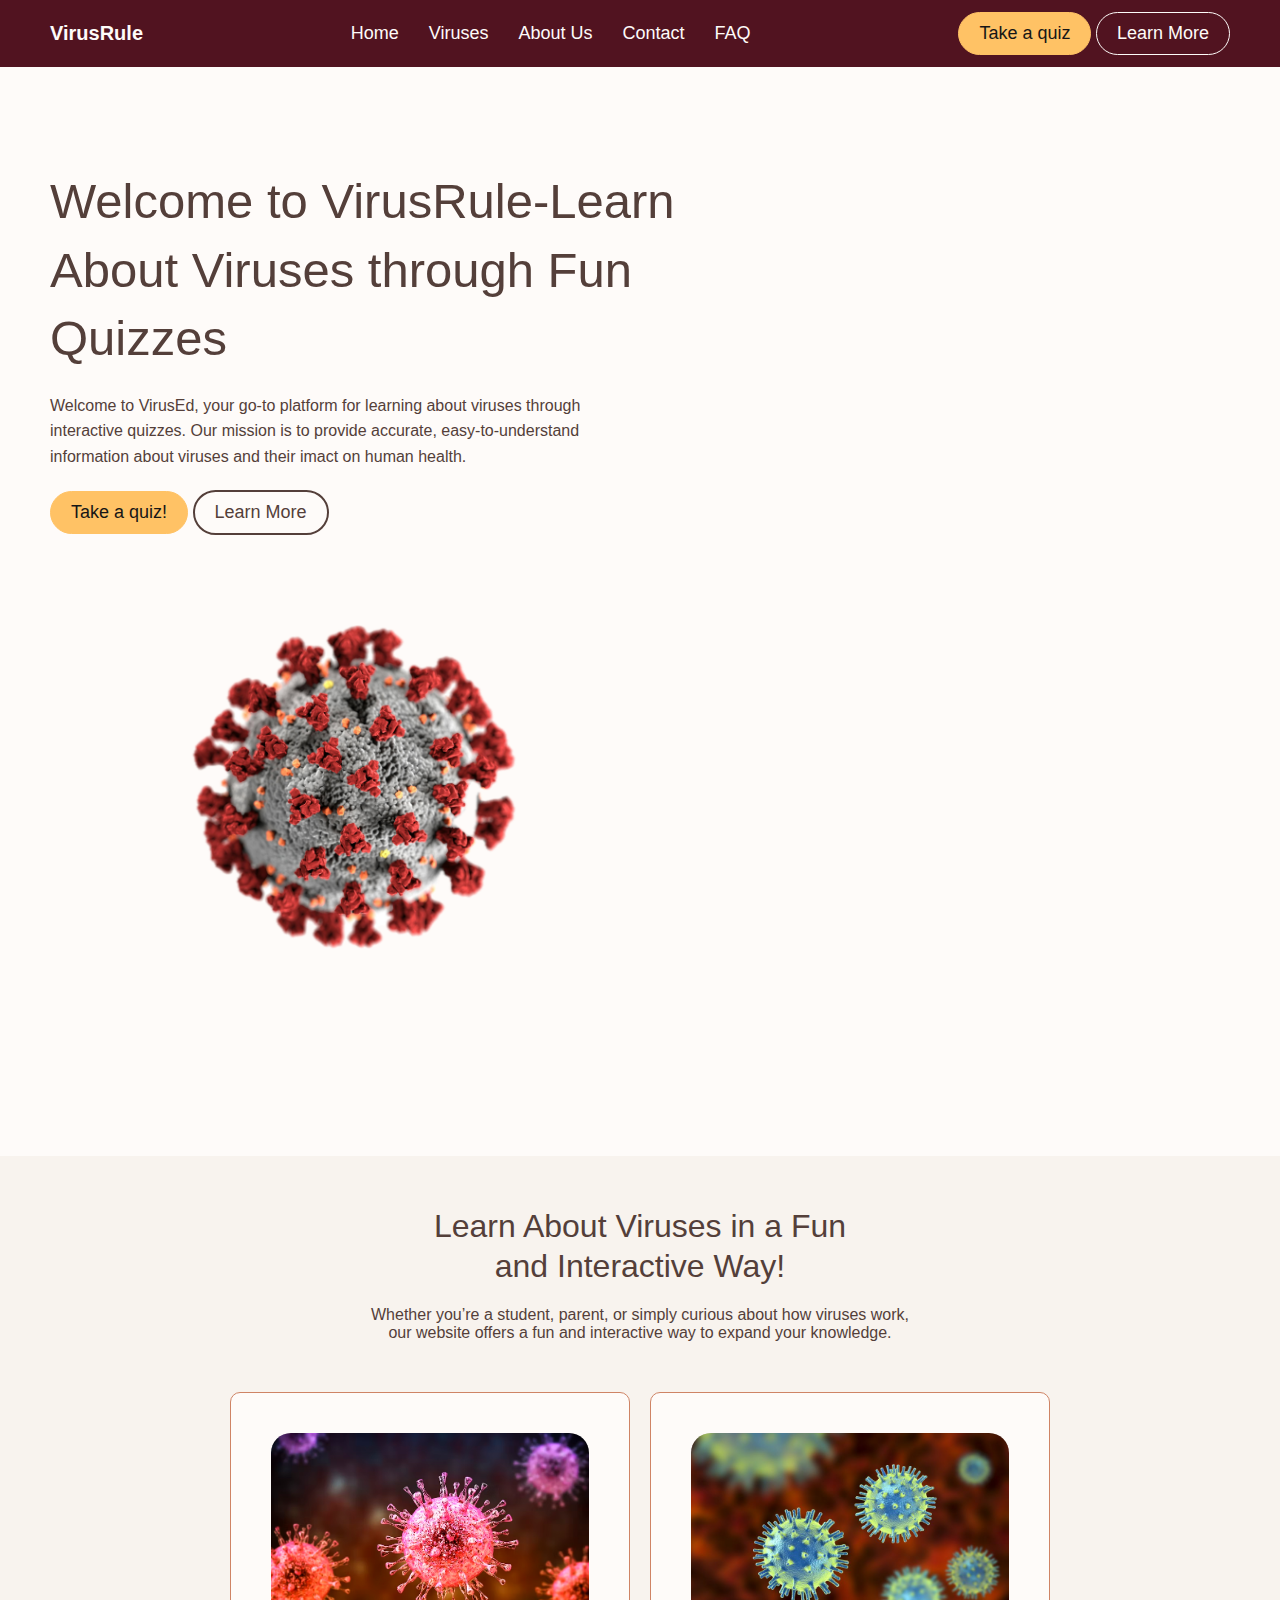
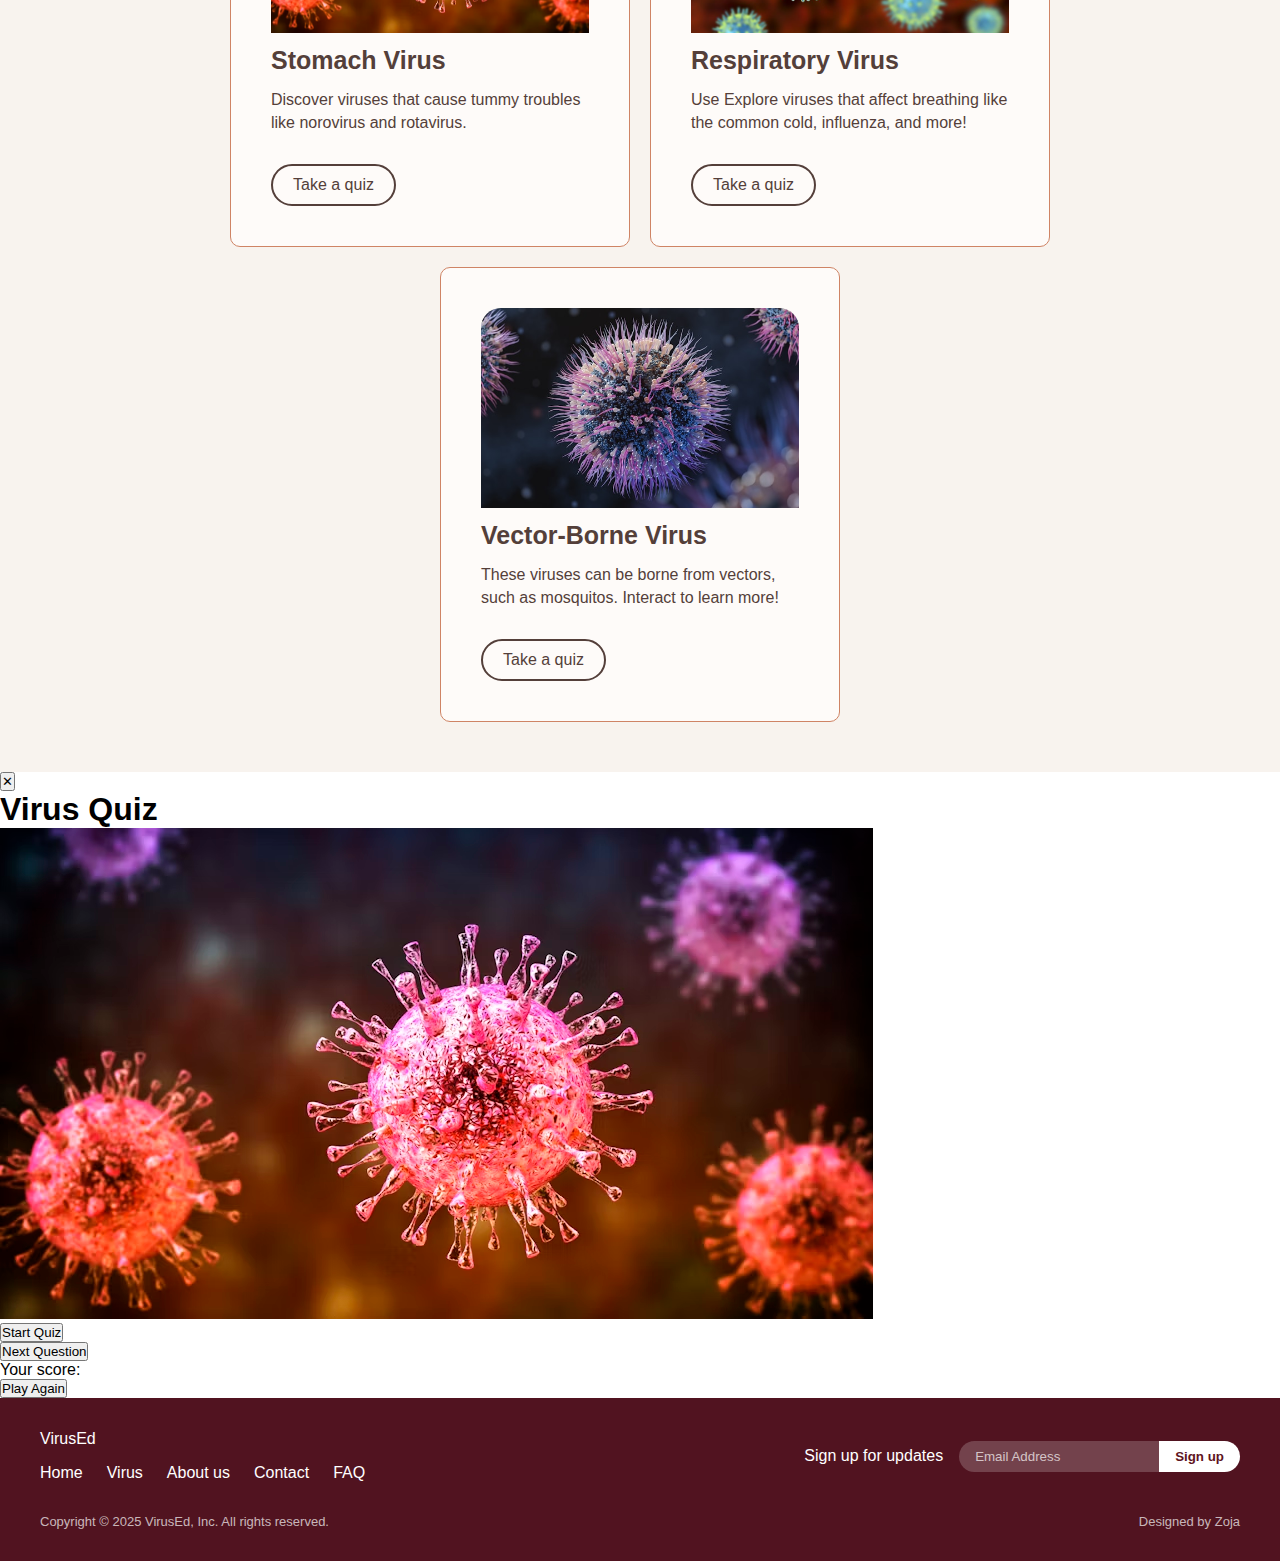
<file: index.html>
<!DOCTYPE html>
<html lang="en">
<head>
    <meta charset="UTF-8">
    <meta name="viewport" content="width=device-width, initial-scale=1.0">
    <title>Home - VirusRule</title>
    <link rel="stylesheet" href="index.css">
</head>
<body>
    <!-- Navigation Menu -->
    <nav class="nav">
        <div class="logo">
            <a href="index.html">VirusRule</a>
        </div>
        <div class="navlinks">
            <a href="index.html">Home</a>
            <a href="viruses.html">Viruses</a>
            <a href="about.html">About Us</a>
            <a href="contact.html">Contact</a>
            <a href="faq.html">FAQ</a>
        </div>
        <div class="buttons">
            <a href="#starter"><button class="quiz" >Take a quiz</button></a> <!--  -->
            <button class="learn-more">Learn More</button>
        </div>
    </nav>
    <!-- Hero section -->
    <div class="hero">
        <div class="hero-content">
            <h1>Welcome to VirusRule-Learn About Viruses through Fun Quizzes</h1>
            <p>Welcome to VirusEd, your go-to platform for learning about viruses through <br/>interactive quizzes. Our mission is to provide accurate, easy-to-understand <br/>information about viruses and their imact on human health.</p>
            <div class="hero-buttons">
                <a href="#starter"><button class="quiz" id="hero-quiz">Take a quiz!</button></a> <!--  -->
                <button class="learn-more" id="hero-learn">Learn More</button>
            </div>
        </div>
        <div class="hero-image">
            <img src="Images/virus.png" alt="This is an image of a virus">
        </div>
    </div>
    <!-- Starter virus section -->
    <div class="starter" id="starter">
        <h1 class="starter-title">Learn About Viruses in a Fun<br/>and Interactive Way!</h1>
        <p class="starter-sub">Whether you’re a student, parent, or simply curious about how viruses work,<br/>our website offers a fun and interactive way to expand your knowledge.</p>
        <div class="starter-content">
            <div class="card">
                <div class="card-image">
                    <img class="starter-img" src="Images/starter-virus-card2.avif" alt="image of a bacteria cartoon">
                </div>
                <h1>Stomach Virus</h1>
                <p>Discover viruses that cause tummy troubles like norovirus and rotavirus.</p>
                <button class="starter-quiz-btn" data-category="stomach" data-image="Images/starter-virus-card2.avif" id="stomach-vir">Take a quiz</button>
            </div>
            <div class="card">
                <div class="card-image">
                    <img class="starter-img" src="Images/starter-virus-card.jpg" alt="image of a bacteria cartoon">
                </div>
                <h1>Respiratory Virus</h1>
                <p>Use Explore viruses that affect breathing like the common cold, influenza, and more!</p>
                <button class="starter-quiz-btn" data-category="respiratory" data-image="Images/starter-virus-card.jpg" id="respiratory-vir">Take a quiz</button>
            </div>
            <div class="card">
                <div class="card-image">
                    <img class="starter-img" src="Images/starter-virus-card3.jpg" alt="image of a bacteria cartoon">
                </div>
                <h1>Vector-Borne Virus</h1>
                <p>These viruses can be borne from vectors, such as mosquitos. Interact to learn more!</p>
                <button class="starter-quiz-btn" data-category="vector" data-image="Images/starter-virus-card3.jpg" id="vector-vir">Take a quiz</button>
            </div>
        </div>
    </div>

    <!-- Modal Overlay -->
    <div
      id="overlay"
      class="overlay"
      aria-hidden="true"
      role="dialog"
      aria-labelledby="title"
    >
<div class="container">
        <button id="close" class="close-x" aria-label="Close quiz">✕</button>
        <header>
          <h1 id="title">Virus Quiz</h1>
          <img
            src="Images/starter-virus-card2.avif"
            alt="Space Banner"
            class="banner"
            id="quiz-banner"
          />
        </header>

        <div id="start-container">
          <button id="start-btn" class="btn">Start Quiz</button>
        </div>

        <div id="quiz-container" class="hidden">
          <div id="question" class="question"></div>
          <ul class="options" id="options"></ul>
          <button id="next-btn" class="btn hidden">Next Question</button>
        </div>
<div id="result-container" class="hidden">
          <h2 id="result-message"></h2>
          <p>Your score: <span id="score"></span></p>
          <button id="restart-btn" class="btn">Play Again</button>
        </div>
      </div>
    </div>

    <!-- END OF MODAL -->

    <!-- Footer Section -->
    <footer>
        <div class="footer-content">
            <div class="footer-left">
                <div class="logo">VirusEd</div>
                <ul class="footer-nav">
                    <li><a href="index.html">Home</a></li>
                    <li><a href="viruses.html">Virus</a></li>
                    <li><a href="about.html">About us</a></li>
                    <li><a href="contact.html">Contact</a></li>
                    <li><a href="faq.html">FAQ</a></li>
                </ul>
            </div>
            <div class="newsletter">
                <p>Sign up for updates</p>
                <form class="newsletter-form">
                    <input type="email" placeholder="Email Address">
                    <button type="submit">Sign up</button>
                </form>
            </div>
        </div>
        <div class="footer-bottom">
            <p>Copyright © 2025 VirusEd, Inc. All rights reserved.</p>
            <p>Designed by Zoja</p>
        </div>
    </footer>
    <script src="index.js">
        /*window.onload = function() {
          // Find all buttons with the class name
          var buttons = document.querySelectorAll('.starter-quiz-btn');
      
          // Go through each button one by one
          buttons.forEach(function(button) {
            // When the button is clicked
            button.onclick = function() {
              alert("This feature is coming soon!");
            };
          });
        };*/

    </script>
</body>
</html>
</file>
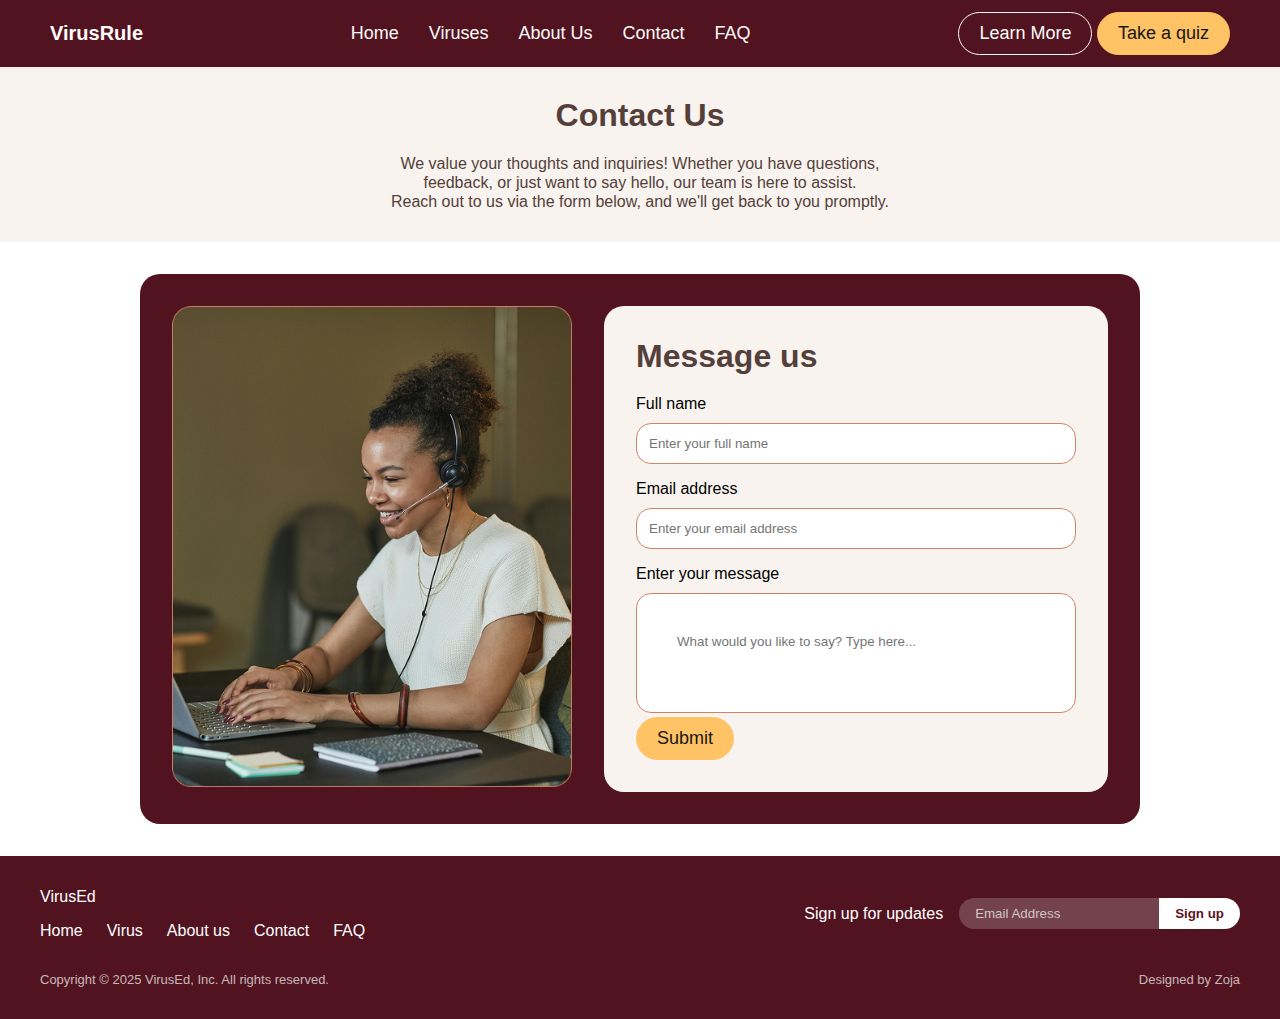
<file: contact.html>
<!DOCTYPE html>
<html lang="en">
<head>
    <meta charset="UTF-8">
    <meta name="viewport" content="width=device-width, initial-scale=1.0">
    <title>Document</title>
    <link rel="stylesheet" href="contact.css">
</head>
<body>
    <!-- Navigation Menu -->
    <nav class="nav">
        <div class="logo">
            <a href="index.html">VirusRule</a>
        </div>
        <div class="navlinks">
            <a href="index.html">Home</a>
            <a href="viruses.html">Viruses</a>
            <a href="about.html">About Us</a>
            <a href="contact.html">Contact</a>
            <a href="faq.html">FAQ</a>
        </div>
        <div class="buttons">
            <button class="learn-more">Learn More</button>
            <button class="quiz">Take a quiz</button>
        </div>
    </nav>
    <!-- Contact Page -->
     <div class="contact-header">
        <h1>Contact Us</h1>
        <p>We value your thoughts and inquiries! Whether you have questions,<br/>feedback, or just want to say hello, our team is here to assist.<br/>Reach out to us via the form below, and we'll get back to you promptly.</p>
     </div>
     <div class="contact">
        <div class="contact-image">
            <img src="Images/contact-form-img.png" alt="this is an image of person smiling at screen">
        </div>
        <div class="contact-form">
            <h1>Message us</h1>
            <form>
                <label>Full name</label>
                <input type="text" placeholder="Enter your full name" required>
                <label> Email address</label>
                <input type="email" placeholder="Enter your email address" required>
                <label>Enter your message</label>
                <textarea placeholder="What would you like to say? Type here..." required></textarea>
                <button>Submit</button>
            </form>
        </div>
     </div>
     <!-- Footer Section -->
    <footer>
        <div class="footer-content">
            <div class="footer-left">
                <div class="logo">VirusEd</div>
                <ul class="footer-nav">
                    <li><a href="index.html">Home</a></li>
                    <li><a href="viruses.html">Virus</a></li>
                    <li><a href="about.html">About us</a></li>
                    <li><a href="contact.html">Contact</a></li>
                    <li><a href="faq.html">FAQ</a></li>
                </ul>
            </div>
            <div class="newsletter">
                <p>Sign up for updates</p>
                <form class="newsletter-form">
                    <input type="email" placeholder="Email Address">
                    <button type="submit">Sign up</button>
                </form>
            </div>
        </div>
        <div class="footer-bottom">
            <p>Copyright © 2025 VirusEd, Inc. All rights reserved.</p>
            <p>Designed by Zoja</p>
        </div>
    </footer>
</body>
</html>
</file>
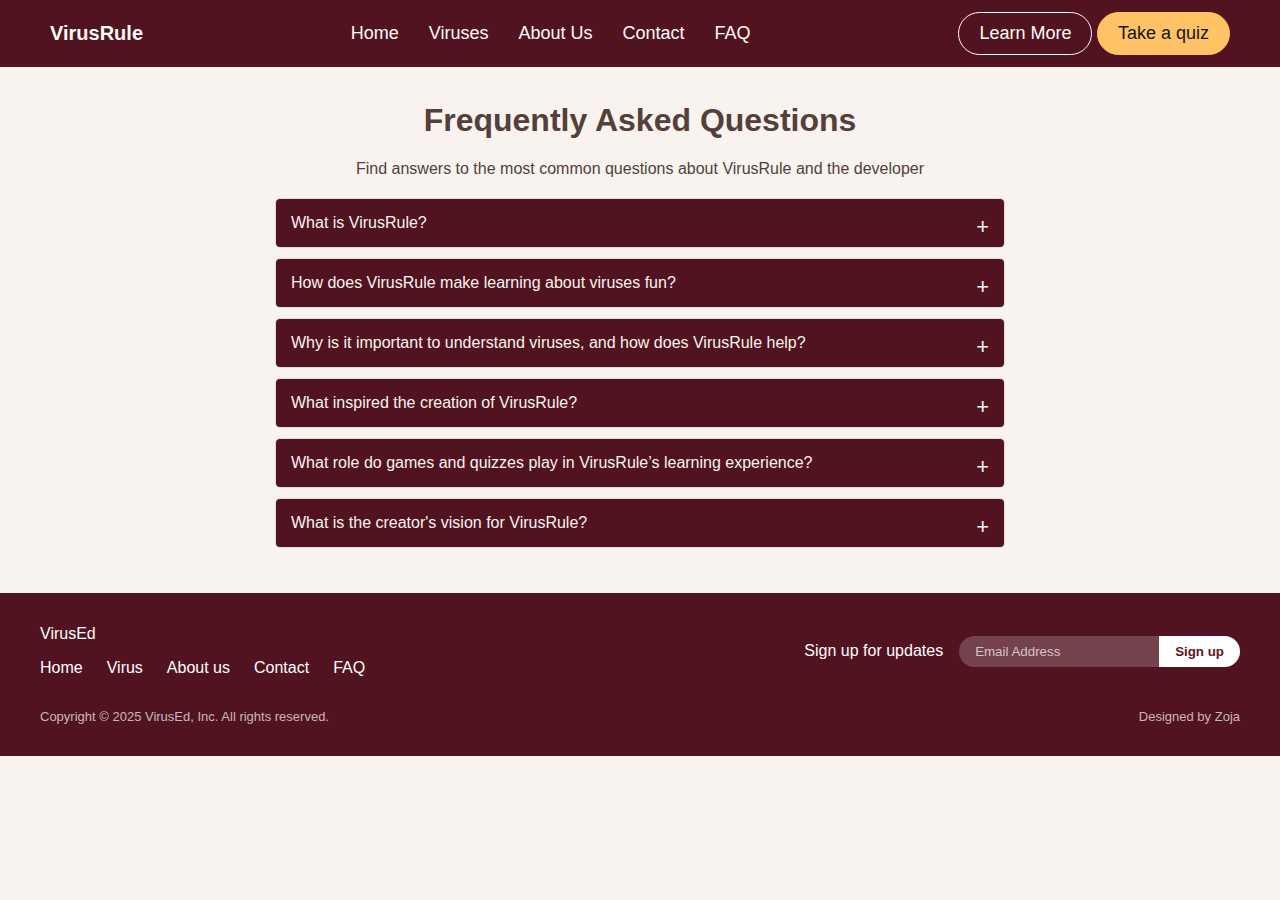
<file: faq.html>
<!DOCTYPE html>
<html lang="en">
<head>
    <meta charset="UTF-8">
    <meta name="viewport" content="width=device-width, initial-scale=1.0">
    <title>Document</title>
    <link rel="stylesheet" href="faq.css">
</head>
<body>
    <!-- Navigation Menu -->
    <nav class="nav">
        <div class="logo">
            <a href="index.html">VirusRule</a>
        </div>
        <div class="navlinks">
            <a href="index.html">Home</a>
            <a href="viruses.html">Viruses</a>
            <a href="about.html">About Us</a>
            <a href="contact.html">Contact</a>
            <a href="faq.html">FAQ</a>
        </div>
        <div class="buttons">
            <button class="learn-more">Learn More</button>
            <button class="quiz">Take a quiz</button>
        </div>
    </nav>
    <!-- FAQ -->
     <div class="container">
        <h1>Frequently Asked Questions</h1>
        <p class="box-p">Find answers to the most common questions about VirusRule and the developer</p>
        <div id="faq-1" class="faq-item">
            <a href="#faq-1" class="question">What is VirusRule?</a>
            <div class="answer">
                <p>VirusRule is a platform that helps users understand viruses and gives users an understanding of viral diseases.</p>
            </div>
        </div>
        <div id="faq-2" class="faq-item">
            <a href="#faq-2" class="question">How does VirusRule make learning about viruses fun?</a>
            <div class="answer">
                <p>VirusRule turns learning about viruses into an enjoyable experience with engaging games and quizzes.</p>
            </div>
        </div>
        <div id="faq-3" class="faq-item">
            <a href="#faq-3" class="question">Why is it important to understand viruses, and how does VirusRule help?</a>
            <div class="answer">
                <p>It is important to understand viruses because the more you know about viruses the safer you can be. VirusRule helps with this by teaching users about viruses and how to avoid them.</p>
            </div>
        </div>
        <div id="faq-4" class="faq-item">
            <a href="#faq-4" class="question">What inspired the creation of VirusRule?</a>
            <div class="answer">
                <p>The creation of VirusRule was stemed by the creators mom who works as as a virologist. The creator was inspired by her mothers work and that is how she decided to create virusRule.</p>
            </div>
        </div>
        <div id="faq-5" class="faq-item">
            <a href="#faq-5" class="question">What role do games and quizzes play in VirusRule’s learning experience?</a>
            <div class="answer">
                <p>Fun games and quizzes motivate users to learn about viruses.</p>
            </div>
        </div>
        <div id="faq-6" class="faq-item">
            <a href="faq-6" class="question">What is the creator's vision for VirusRule?</a>
            <div class="answer">
                <p>The creator aims to make VirusRule a educational webpage that can help users in the future.</p>
            </div>
        </div>
     </div>
    <!-- Footer Section -->
    <footer>
        <div class="footer-content">
            <div class="footer-left">
                <div class="logo">VirusEd</div>
                <ul class="footer-nav">
                    <li><a href="index.html">Home</a></li>
                    <li><a href="viruses.html">Virus</a></li>
                    <li><a href="about.html">About us</a></li>
                    <li><a href="contact.html">Contact</a></li>
                    <li><a href="faq.html">FAQ</a></li>
                </ul>
            </div>
            <div class="newsletter">
                <p>Sign up for updates</p>
                <form class="newsletter-form">
                    <input type="email" placeholder="Email Address">
                    <button type="submit">Sign up</button>
                </form>
            </div>
        </div>
        <div class="footer-bottom">
            <p>Copyright © 2025 VirusEd, Inc. All rights reserved.</p>
            <p>Designed by Zoja</p>
        </div>
    </footer>
</body>
</html>
</file>
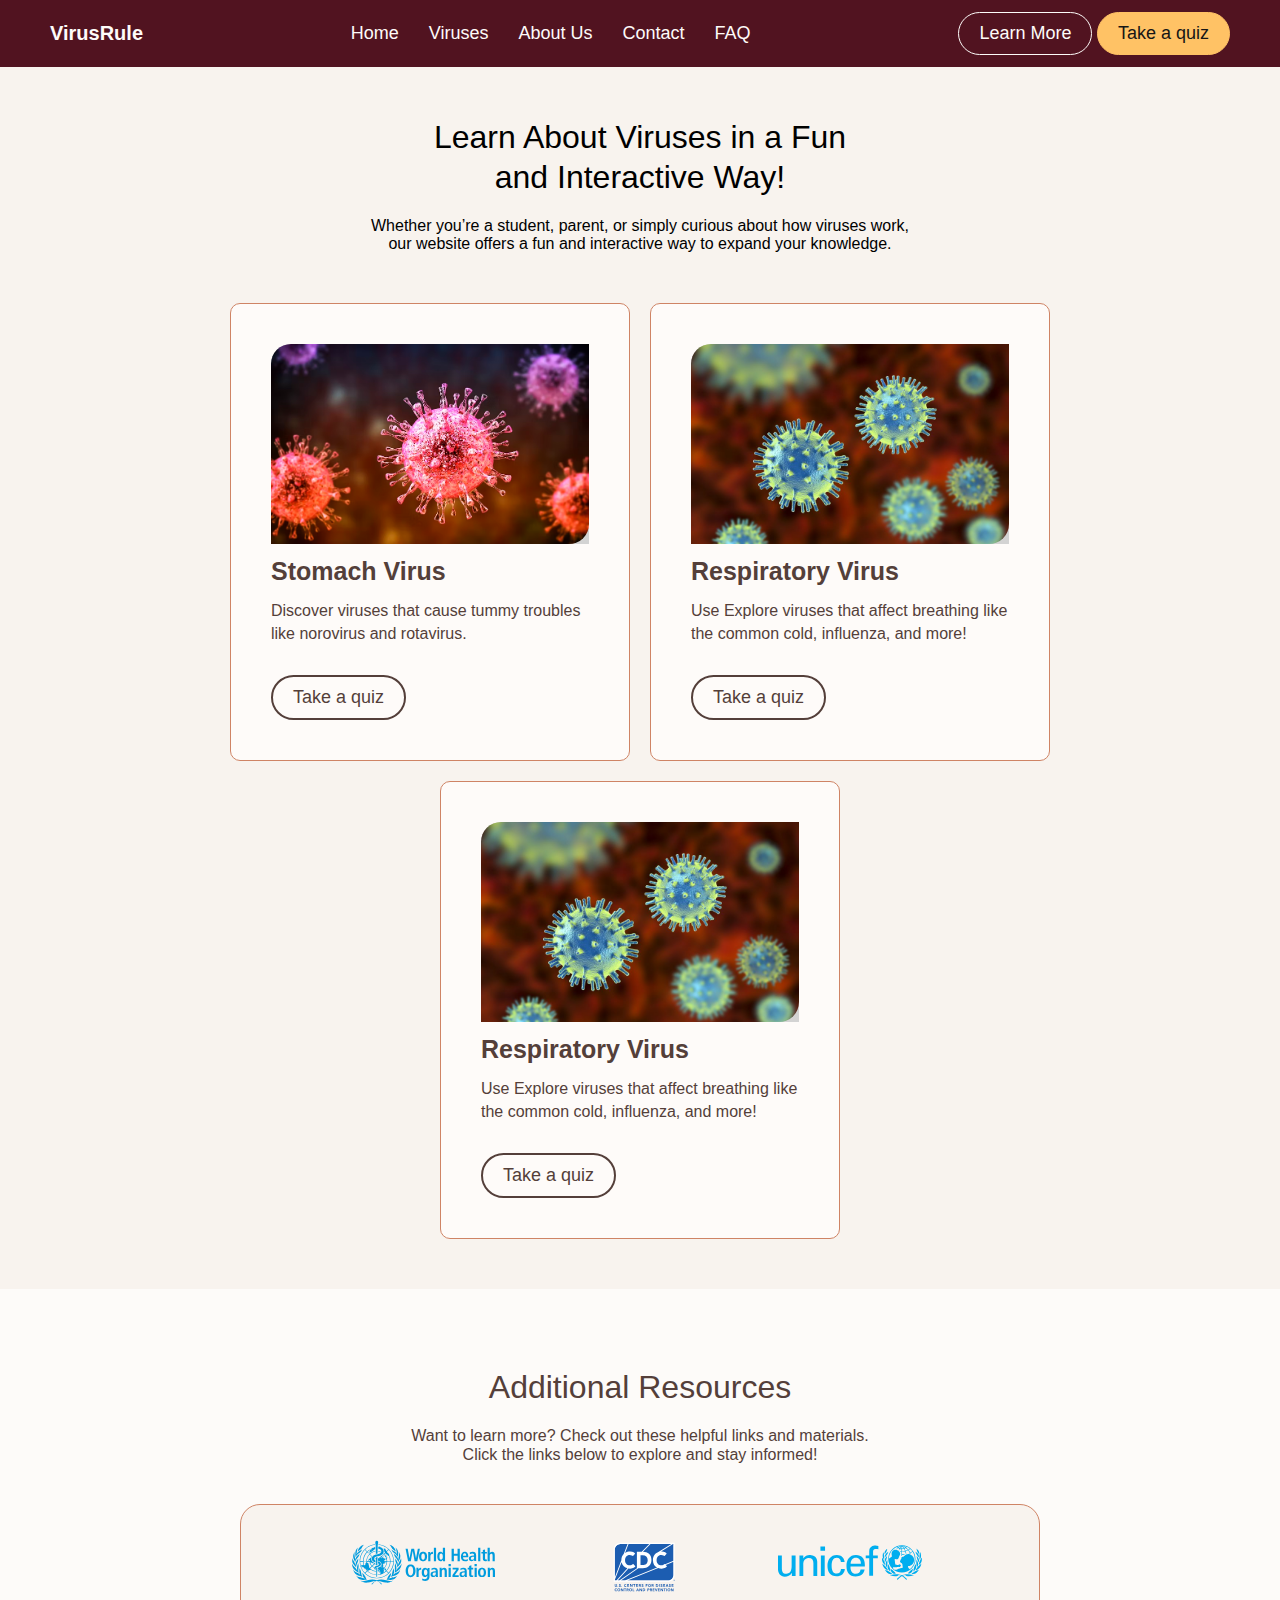
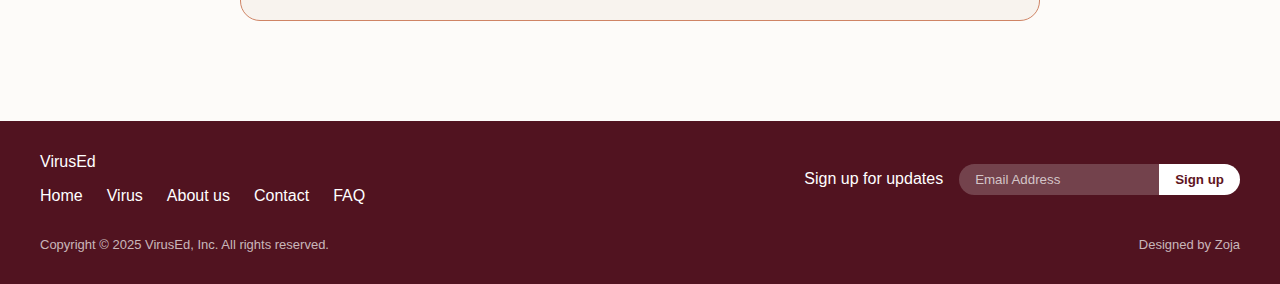
<file: viruses.html>
<!DOCTYPE html>
<html lang="en">
<head>
    <meta charset="UTF-8">
    <meta name="viewport" content="width=device-width, initial-scale=1.0">
    <title>Viruses - VirusRule</title>
    <link rel="stylesheet" href="viruses.css">
</head>
<body>
    <!-- Navigation Menu -->
    <nav class="nav">
        <div class="logo">
            <a href="index.html">VirusRule</a>
        </div>
        <div class="navlinks">
            <a href="index.html">Home</a>
            <a href="viruses.html">Viruses</a>
            <a href="about.html">About Us</a>
            <a href="contact.html">Contact</a>
            <a href="faq.html">FAQ</a>
        </div>
        <div class="buttons">
            <button class="learn-more">Learn More</button>
            <button class="quiz">Take a quiz</button>
        </div>
    </nav>
    <!-- Starter virus section -->
    <div class="starter">
        <h1 class="starter-title">Learn About Viruses in a Fun<br/>and Interactive Way!</h1>
        <p class="starter-sub">Whether you’re a student, parent, or simply curious about how viruses work,<br/>our website offers a fun and interactive way to expand your knowledge.</p>
        <div class="starter-content">
            <div class="card">
                <div class="card-image">
                    <img class="starter-img" src="Images/starter-virus-card2.avif" alt="image of a bacteria cartoon">
                </div>
                <h1>Stomach Virus</h1>
                <p>Discover viruses that cause tummy troubles like norovirus and rotavirus.</p>
                <button class="learn-more" id="starter-learn">Take a quiz</button>
            </div>
            <div class="card">
                <div class="card-image">
                    <img class="starter-img" src="Images/starter-virus-card.jpg" alt="image of a bacteria cartoon">
                </div>
                <h1>Respiratory Virus</h1>
                <p>Use Explore viruses that affect breathing like the common cold, influenza, and more!</p>
                <button class="learn-more" id="starter-learn">Take a quiz</button>
            </div>
            <div class="card">
                <div class="card-image">
                    <img class="starter-img" src="Images/starter-virus-card.jpg" alt="image of a bacteria cartoon">
                </div>
                <h1>Respiratory Virus</h1>
                <p>Use Explore viruses that affect breathing like the common cold, influenza, and more!</p>
                <button class="learn-more" id="starter-learn">Take a quiz</button>
            </div>
        </div>
    </div>
    <!-- Additional Resources -->
    <div class="resources">
        <h1>Additional Resources</h1>
        <p>Want to learn more? Check out these helpful links and materials.<br/>Click the links below to explore and stay informed!</p>
        <div class="info-logos">
            <img src="Images/world-health-organization.svg" alt="World health organization">
            <img src="Images/cdc-logo.svg" alt="CDC">
            <img src="Images/unicef-logo.svg" alt="Unicef">
        </div>
    </div>
    <!-- Footer Section -->
    <footer>
        <div class="footer-content">
            <div class="footer-left">
                <div class="logo">VirusEd</div>
                <ul class="footer-nav">
                    <li><a href="index.html">Home</a></li>
                    <li><a href="viruses.html">Virus</a></li>
                    <li><a href="about.html">About us</a></li>
                    <li><a href="contact.html">Contact</a></li>
                    <li><a href="faq.html">FAQ</a></li>
                </ul>
            </div>
            <div class="newsletter">
                <p>Sign up for updates</p>
                <form class="newsletter-form">
                    <input type="email" placeholder="Email Address">
                    <button type="submit">Sign up</button>
                </form>
            </div>
        </div>
        <div class="footer-bottom">
            <p>Copyright © 2025 VirusEd, Inc. All rights reserved.</p>
            <p>Designed by Zoja</p>
        </div>
    </footer>
</body>
</html>
</file>
<file: index.css>
*{
    margin: 0;
    padding: 0;
    box-sizing: border-box;
    font-family: Arial, Helvetica, sans-serif;
}
/* Navigation Menu */
.nav{
    background-color: #511320;
    display: flex;
    align-items: center;
    justify-content: space-between;
    padding: 12px 50px;
    color: #FEFBF9;
}
.logo a{
    color: #FEFBF9;
    text-decoration: none;
    font-weight: 700;
    font-size: 20px;
}
.navlinks{
    display: flex;
    gap: 30px;
}
.navlinks a{
    color: #FEFBF9;
    text-decoration: none;
    font-size: 18px;
}
.navlinks a:hover{
    text-decoration: underline;
}
.learn-more, .quiz{
    border: 1px solid;
    background-color: #511320;
    padding: 10px 20px;
    color: #FEFBF9;
    font-size: 18px;
    border-radius: 50px;
}
.learn-more:hover{
    background-color: #FFC265;
    border: 1px solid #FFC265;
    color: #161616;
}
.quiz{
    border: 1px solid #FFC265;
    background-color: #FFC265;
    color: #161616;
}
.quiz:hover{
    background-color: #511320;
    border: 1px solid #FEFBF9;
    color: #FEFBF9;
}
/* Hero Section */
.hero{
    background-color: #FEFBF9;
    display: flex;
    padding: 100px 50px;
    align-items: center;
    flex-wrap: wrap;
    justify-content: space-between;
}
.hero-image img{
    width: 100%;
    max-width: 600px;
}
.hero-content{
    max-width: 700px;
}
.hero-content h1{
    font-weight: 500;
    font-size: 49px;
    color: #543F3A;
    line-height: 1.4;
}
.hero-content p{
    color: #543F3A;
    font-weight: 300;
    margin: 20px 0;
    line-height: 1.6;
}
#hero-learn{
    color: #543F3A;
    border: 2px solid #543F3A;
    background-color: #FEFBF9;
}
/* Starter virus section*/
.starter{
    background-color: #F8F3EE;
    padding: 50px;
    text-align: center;
}
.starter-title{
    text-align: center;
    margin-bottom: 20px;
    font-weight: 500;
    line-height: 40px;
    color: #543F3A;
}
.starter-sub{
    text-align: center;
    margin-bottom: 50px;
    color: #543F3A;
}
/* Starter cards */
.starter-content{
    display: flex;
    flex-wrap: wrap;
    gap: 20px;
    justify-content: center;
}
.card{
    background-color: #FEFBF9;
    border: 1px solid #CF8465;
    padding: 40px;
    border-radius: 10px;
    max-width: 400px;
    /*padding: top right bottom left;*/
}
.card:hover{
    transform: translateY(-5px);
    box-shadow: 0 10px 20px rgba(0, 0, 0, 0.15);
    transition: all 0.3s ease-in-out;
    cursor: pointer;
}
.card h1{
    font-size: 25px;
    font-weight: 700;
    margin-bottom: 13px;
    margin-top: 13px;
    color: #543F3A;
    text-align: left;
}
.card p{
    line-height: 23px;
    color: #543F3A;
    text-align: left;
}
.card-image{
    background-color: lightgrey;
    height: 200px;
    border-radius: 20px 20px 0 0;
}
.card button{
    justify-content: left;
}
.starter-img{
    width: 100%;
    height: 100%;
    object-fit: cover;
    border-radius: 20px 20px 0 0;
}
/* Button Hover */
.starter-quiz-btn{
    color: #543F3A;
    border: 2px solid #543F3A;
    background-color: #FEFBF9;
    margin-top: 30px;
    margin-left: 0;
    margin-right: auto;
    display: block;
    padding: 10px 20px;
    border-radius: 50px;
    font-size: 16px;
    cursor: pointer;
    transition: all 0.3s ease;
}
.starter-quiz-btn:hover{
    background-color: #FFC265;
    color: #161616;
    border: 2px solid #FFC265;
}
/* Footer Section */
footer{
    background-color: #511320;
    color: white;
    padding: 32px;
}

.footer-content{
    max-width: 1200px;
    margin: 0 auto;
    display: flex;
    justify-content: space-between;
    align-items: center;
}

.footer-left .logo {
    margin-bottom: 16px;
}

.footer-nav {
    display: flex;
    list-style: none;
    gap: 24px;
}

.footer-nav a {
    color: white;
    text-decoration: none;
}

.newsletter {
    display: flex;
    align-items: center;
}

.newsletter p {
    margin-right: 16px;
}

.newsletter-form {
    display: flex;
}
.newsletter-form input {
    padding: 8px 16px;
    border: none;
    border-radius: 20px 0 0 20px;
    background-color: rgba(255, 255, 255, 0.2);
    color: white;
    width: 200px;
}

.newsletter-form input::placeholder {
    color: rgba(255, 255, 255, 0.7);
}

.newsletter-form button {
    padding: 8px 16px;
    border: none;
    border-radius: 0 20px 20px 0;
    background-color: white;
    color: #5e1421;
    cursor: pointer;
    font-weight: bold;
}

.footer-bottom {
    max-width: 1200px;
    margin: 32px auto 0;
    display: flex;
    justify-content: space-between;
    color: rgba(255, 255, 255, 0.7);
    font-size: 13px;
}
</file>
<file: contact.css>
*{
    margin: 0;
    padding: 0;
    box-sizing: border-box;
    font-family: Arial, Helvetica, sans-serif;
}
/* Navigation Menu */
.nav{
    background-color: #511320;
    display: flex;
    align-items: center;
    justify-content: space-between;
    padding: 12px 50px;
    color: #FEFBF9;
}
.logo a{
    color: #FEFBF9;
    text-decoration: none;
    font-weight: 700;
    font-size: 20px;
}
.navlinks{
    display: flex;
    gap: 30px;
}
.navlinks a{
    color: #FEFBF9;
    text-decoration: none;
    font-size: 18px;
}
.navlinks a:hover{
    text-decoration: underline;
}
.learn-more, .quiz{
    border: 1px solid;
    background-color: #511320;
    padding: 10px 20px;
    color: #FEFBF9;
    font-size: 18px;
    border-radius: 50px;
}
.learn-more:hover{
    background-color: #FFC265;
    border: 1px solid #FFC265;
    color: #161616;
}
.quiz{
    border: 1px solid #FFC265;
    background-color: #FFC265;
    color: #161616;
}
.quiz:hover{
    background-color: #511320;
    border: 1px solid #FEFBF9;
    color: #FEFBF9;
}
/* Contact page section */
.contact-header{
    background-color: #F8F3EE;
    text-align: center;
    padding: 30px;
}
.contact-header h1{
    margin-bottom: 20px;
    color: #543F3A;
}
.contact-header p{
    line-height: 1.2;
    color: #543F3A;
}
.contact{
    background-color: #511320;
    margin: 32px auto;
    padding: 32px;
    width: 90%;
    border-radius: 20px;
    max-width: 1000px;
    display: flex;
    flex-wrap: wrap;
    gap: 32px;
}
.contact-image img{
    width: 100%;
    max-width: 400px;
}
.contact-form{
    background-color: #F8F3EE;
    flex: 1;
    padding: 32px;
    border-radius: 20px;
}
.contact-form h1{
    margin-bottom: 20px;
    color: #543F3A;
}
.contact-form label{
    display: block;
    margin-top: 16px;
    margin-bottom: 10px;
}
.contact-form input{
    width: 100%;
    padding: 12px;
    border-radius: 15px;
    border: 1px solid #CF8465;
}
.contact-form input:focus{
    border: 2px solid #CF8465;
}
.contact-form textarea{
    width: 100%;
    padding: 40px;
    border-radius: 15px;
    border: 1px solid #CF8465;
}
.contact-form textarea{
    min-height: 120px;
    max-height: 190px;
    resize: none;
}
.contact-form button{
    border: 1px solid;
    background-color: #511320;
    padding: 10px 20px;
    color: #FEFBF9;
    font-size: 18px;
    border-radius: 50px;
    border: 1px solid #FFC265;
    background-color: #FFC265;
    color: #161616;
}
/* Footer Section */
footer {
    background-color: #511320;
    color: white;
    padding: 32px;
}

.footer-content {
    max-width: 1200px;
    margin: 0 auto;
    display: flex;
    justify-content: space-between;
    align-items: center;
}

.footer-left .logo {
    margin-bottom: 16px;
}

.footer-nav {
    display: flex;
    list-style: none;
    gap: 24px;
}

.footer-nav a {
    color: white;
    text-decoration: none;
}

.newsletter {
    display: flex;
    align-items: center;
}

.newsletter p {
    margin-right: 16px;
}

.newsletter-form {
    display: flex;
}
.newsletter-form input {
    padding: 8px 16px;
    border: none;
    border-radius: 20px 0 0 20px;
    background-color: rgba(255, 255, 255, 0.2);
    color: white;
    width: 200px;
}

.newsletter-form input::placeholder {
    color: rgba(255, 255, 255, 0.7);
}

.newsletter-form button {
    padding: 8px 16px;
    border: none;
    border-radius: 0 20px 20px 0;
    background-color: white;
    color: #5e1421;
    cursor: pointer;
    font-weight: bold;
}

.footer-bottom {
    max-width: 1200px;
    margin: 32px auto 0;
    display: flex;
    justify-content: space-between;
    color: rgba(255, 255, 255, 0.7);
    font-size: 13px;
}
</file>
<file: faq.css>
*{
    margin: 0;
    padding: 0;
    box-sizing: border-box;
    font-family: Arial, Helvetica, sans-serif; 
}
body{
    background-color: #F8F3EE;
}
/* Navigation Menu */
.nav{
    background-color: #511320;
    display: flex;
    align-items: center;
    justify-content: space-between;
    padding: 12px 50px;
    color: #FEFBF9;
}
.logo a{
    color: #FEFBF9;
    text-decoration: none;
    font-weight: 700;
    font-size: 20px;
}
.navlinks{
    display: flex;
    gap: 30px;
}
.navlinks a{
    color: #FEFBF9;
    text-decoration: none;
    font-size: 18px;
}
.navlinks a:hover{
    text-decoration: underline;
}
.learn-more, .quiz{
    border: 1px solid;
    background-color: #511320;
    padding: 10px 20px;
    color: #FEFBF9;
    font-size: 18px;
    border-radius: 50px;
}
.learn-more:hover{
    background-color: #FFC265;
    border: 1px solid #FFC265;
    color: #161616;
}
.quiz{
    border: 1px solid #FFC265;
    background-color: #FFC265;
    color: #161616;
}
.quiz:hover{
    background-color: #511320;
    border: 1px solid #FEFBF9;
    color: #FEFBF9;
}
/* FAQ */
.container{
    background-color: #F8F3EE;
    max-width: 800px;
    margin: 0 auto;
    padding: 35px;
    border-radius: 20px;
}
.container h1{
    margin-bottom: 20px;
    color: #543F3A;
    text-align: center;
}
.box-p{
    line-height: 1.2;
    color: #543F3A;
    text-align: center;
    margin-bottom: 20px;
}
.faq-item{
    margin-bottom: 10px;
    border: 1px solid #ddd;
    background-color: #e9e9e9;
    border-radius: 5px;
    overflow: hidden;
}
.question{
    background-color: #511320;
    padding: 15px;
    color: #F8F3EE;
    display: block;
    text-decoration: none;
    position: relative; 
}
.question:after{
    content: "+";
    position: absolute;
    right: 15px;
    font-size: 22px;
}
.answer{
    padding: 0;
    max-height: 0;
    overflow: hidden;
    background-color: #691625;
    color: #ffffff;
}
.faq-item:target .answer{
    max-height: 500px;
    padding: 15px;
}
.faq-item:target .question:after{
    content: "-";
}
/* Footer Section */
footer {
    background-color: #511320;
    color: white;
    padding: 32px;
}
.footer-content {
    max-width: 1200px;
    margin: 0 auto;
    display: flex;
    justify-content: space-between;
    align-items: center;
}

.footer-left .logo {
    margin-bottom: 16px;
}

.footer-nav {
    display: flex;
    list-style: none;
    gap: 24px;
}

.footer-nav a {
    color: white;
    text-decoration: none;
}

.newsletter {
    display: flex;
    align-items: center;
}

.newsletter p {
    margin-right: 16px;
}

.newsletter-form {
    display: flex;
}
.newsletter-form input {
    padding: 8px 16px;
    border: none;
    border-radius: 20px 0 0 20px;
    background-color: rgba(255, 255, 255, 0.2);
    color: white;
    width: 200px;
}

.newsletter-form input::placeholder {
    color: rgba(255, 255, 255, 0.7);
}

.newsletter-form button {
    padding: 8px 16px;
    border: none;
    border-radius: 0 20px 20px 0;
    background-color: white;
    color: #5e1421;
    cursor: pointer;
    font-weight: bold;
}

.footer-bottom {
    max-width: 1200px;
    margin: 32px auto 0;
    display: flex;
    justify-content: space-between;
    color: rgba(255, 255, 255, 0.7);
    font-size: 13px;
}
</file>
<file: viruses.css>
*{
    margin: 0;
    padding: 0;
    box-sizing: border-box;
    font-family: Arial, Helvetica, sans-serif;
}
/* Navigation Menu */
.nav{
    background-color: #511320;
    display: flex;
    align-items: center;
    justify-content: space-between;
    padding: 12px 50px;
    color: #FEFBF9;
}
.logo a{
    color: #FEFBF9;
    text-decoration: none;
    font-weight: 700;
    font-size: 20px;
}
.navlinks{
    display: flex;
    gap: 30px;
}
.navlinks a{
    color: #FEFBF9;
    text-decoration: none;
    font-size: 18px;
}
.navlinks a:hover{
    text-decoration: underline;
}
.learn-more, .quiz{
    border: 1px solid;
    background-color: #511320;
    padding: 10px 20px;
    color: #FEFBF9;
    font-size: 18px;
    border-radius: 50px;
}
.learn-more:hover{
    transform: scale(0.9);
    transition: .3s transform;
}
.quiz{
    border: 1px solid #FFC265;
    background-color: #FFC265;
    color: #161616;
}
.quiz:hover{
    transform: scale(0.9);
    transition: .3s transform;
}
/* Starter virus section*/
.starter{
    background-color: #F8F3EE;
    padding: 50px;
    text-align: center;
}
.starter-title{
    text-align: center;
    margin-bottom: 20px;
    font-weight: 500;
    line-height: 40px;
}
.starter-sub{
    text-align: center;
    margin-bottom: 50px;
}
/* Starter cards */
.starter-content{
    display: flex;
    flex-wrap: wrap;
    gap: 20px;
    justify-content: center;
}
.card{
    background-color: #FEFBF9;
    border: 1px solid #CF8465;
    padding: 40px;
    border-radius: 10px;
    max-width: 400px;
    /*padding: top right bottom left;*/
}
.card h1{
    font-size: 25px;
    font-weight: 700;
    margin-bottom: 13px;
    margin-top: 13px;
    color: #543F3A;
    text-align: left;
}
.card p{
    line-height: 23px;
    color: #543F3A;
    text-align: left;
}
.card-image{
    background-color: lightgrey;
    height: 200px;
    border-radius: 20px 20px 0 0;
}
#starter-learn{
    color: #543F3A;
    border: 2px solid #543F3A;
    background-color: #FEFBF9;
    margin-top: 30px;
    margin-left: 0;
    margin-right: auto;
    display: block;
}
.card button{
    justify-content: left;
}
.starter-img{
    width: 100%;
    height: 100%;
    object-fit: cover;
    border-radius: 20px 0;
}
/* Additional Resources */
.resources{
    background-color: #FDFBF9;
    text-align: center;
    padding: 60px 20px;
    margin: 0 auto;
}
.resources h1{
    font-weight: 500;
    margin-bottom: 20px;
    margin-top: 20px;
    color: #543F3A;
}
.resources p{
    line-height: 1.2;
    margin-bottom: 20px;
    color: #543F3A;
}
.info-logos{
    background-color: #F8F3EE;
    padding: 1px 40px;
    max-width: 800px;
    margin: 40px auto;
    display: flex;
    border: 1px solid #CF8465;
    border-radius: 20px;
}
.info-logos img{
    width: 20%;
    margin-left: 70px;
}
/* Footer Section */
footer {
    background-color: #511320;
    color: white;
    padding: 32px;
}

.footer-content {
    max-width: 1200px;
    margin: 0 auto;
    display: flex;
    justify-content: space-between;
    align-items: center;
}

.footer-left .logo {
    margin-bottom: 16px;
}

.footer-nav {
    display: flex;
    list-style: none;
    gap: 24px;
}

.footer-nav a {
    color: white;
    text-decoration: none;
}

.newsletter {
    display: flex;
    align-items: center;
}

.newsletter p {
    margin-right: 16px;
}

.newsletter-form {
    display: flex;
}
.newsletter-form input {
    padding: 8px 16px;
    border: none;
    border-radius: 20px 0 0 20px;
    background-color: rgba(255, 255, 255, 0.2);
    color: white;
    width: 200px;
}

.newsletter-form input::placeholder {
    color: rgba(255, 255, 255, 0.7);
}

.newsletter-form button {
    padding: 8px 16px;
    border: none;
    border-radius: 0 20px 20px 0;
    background-color: white;
    color: #5e1421;
    cursor: pointer;
    font-weight: bold;
}

.footer-bottom {
    max-width: 1200px;
    margin: 32px auto 0;
    display: flex;
    justify-content: space-between;
    color: rgba(255, 255, 255, 0.7);
    font-size: 13px;
}
</file>
